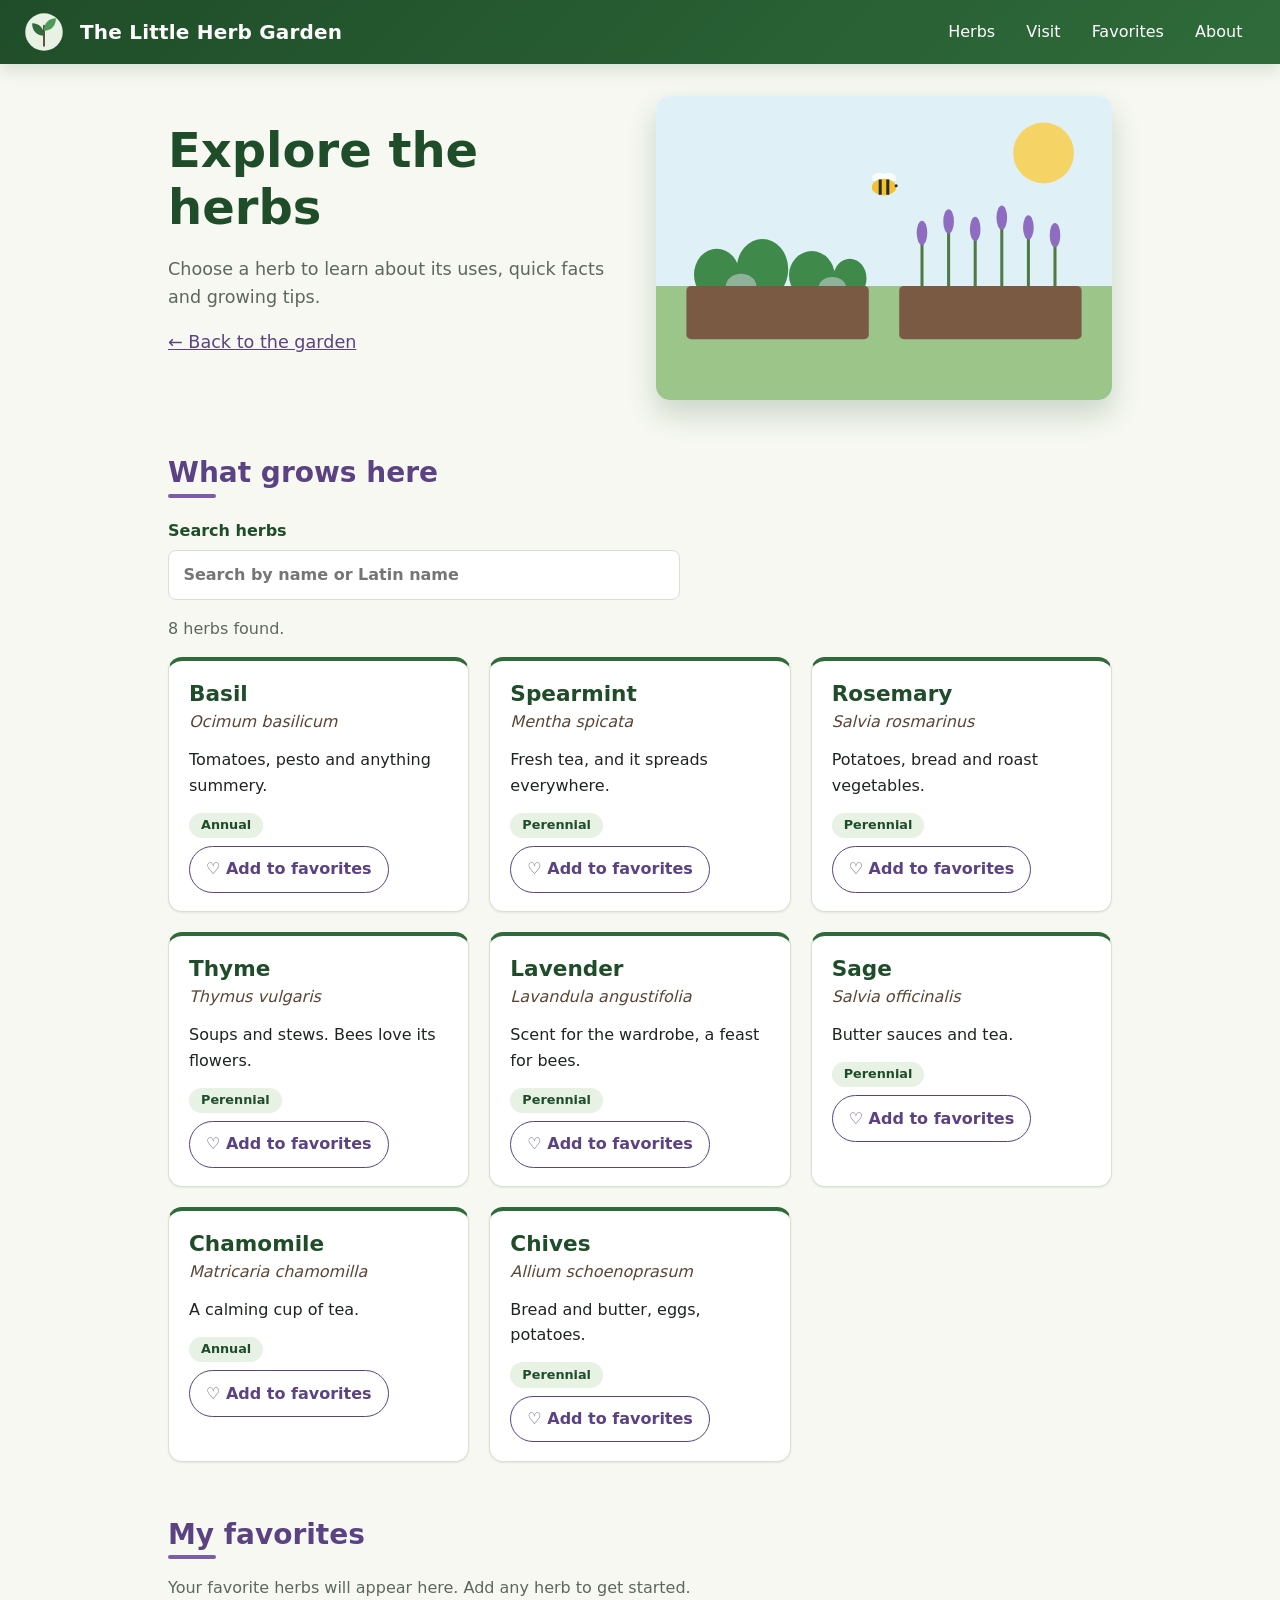
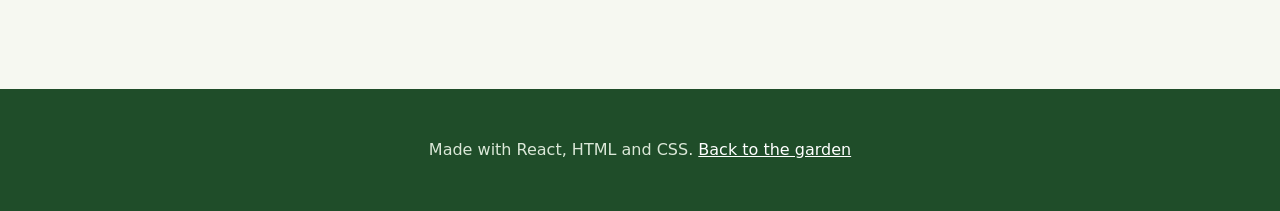
<file: herb-profiles/react/index.html>
<!doctype html>
<html lang="en">
  <head>
    <meta charset="UTF-8" />
    <meta name="viewport" content="width=device-width, initial-scale=1.0" />
    <meta name="theme-color" content="#1f4d29" />
    <link rel="icon" href="data:," />
    <title>Herb profiles | The Little Herb Garden</title>
    <script type="module" crossorigin src="../assets/index-CwGZNoLi.js"></script>
    <link rel="stylesheet" crossorigin href="../assets/index-C9E-L1Bu.css">
  </head>
  <body class="lavender-page">
    <div id="root"></div>
  </body>
</html>
</file>
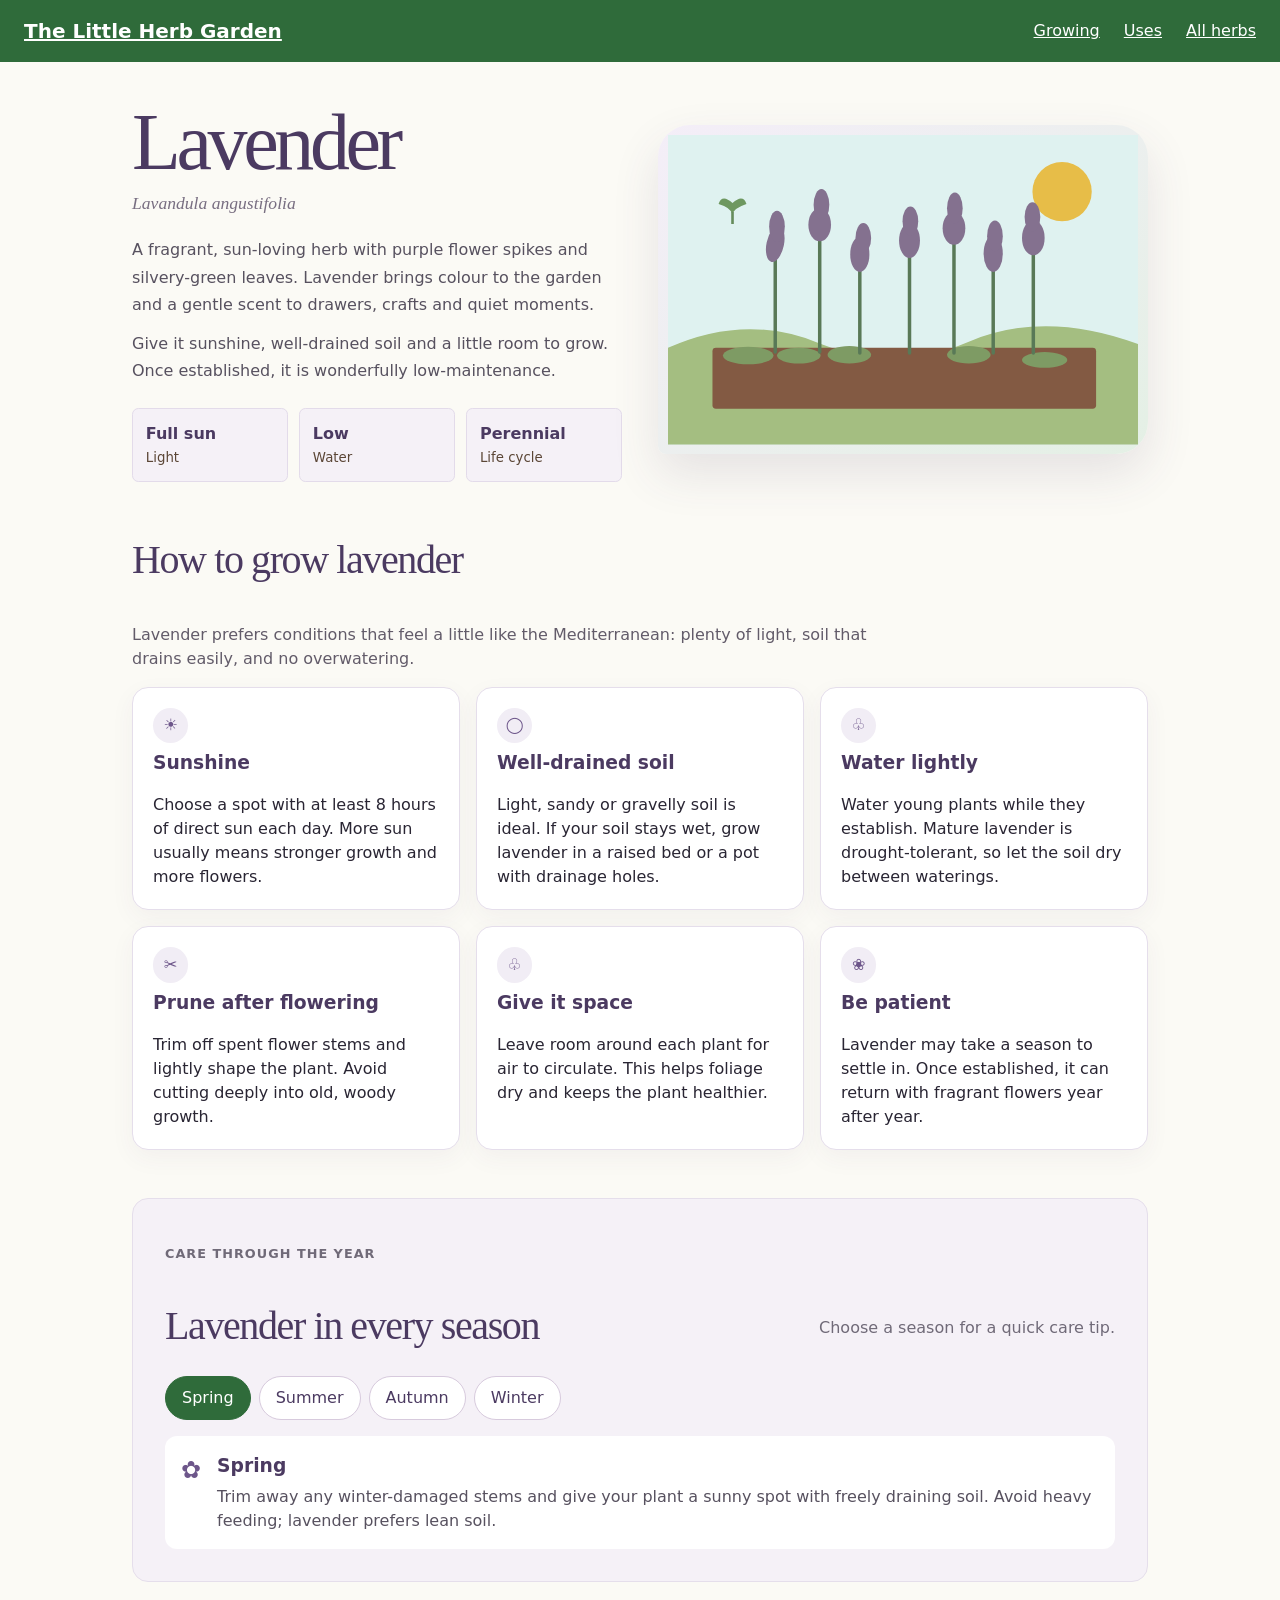
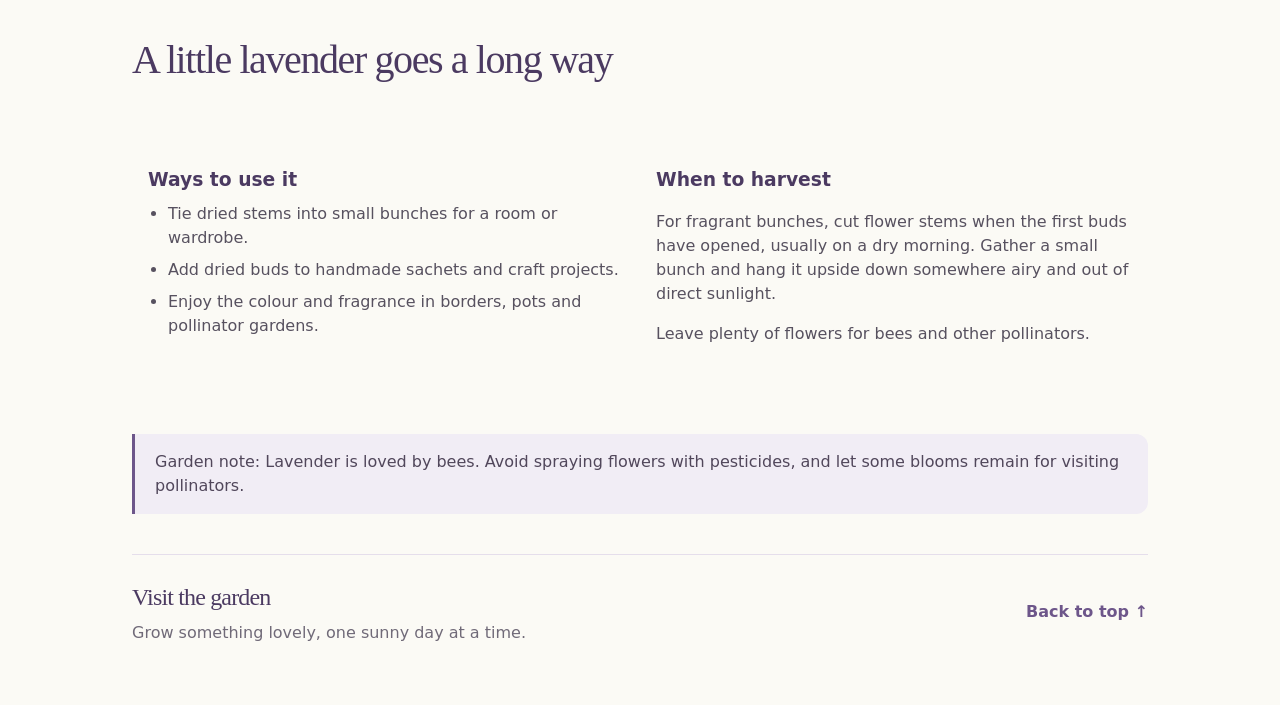
<file: Lavander(1).html>
<!DOCTYPE html>
<html lang="en">
<head>
  <meta charset="UTF-8" />
  <meta name="viewport" content="width=device-width, initial-scale=1.0" />
  <title>Lavender — Garden Guide</title>
  <link rel="stylesheet" href="style(1).css" />
  <script src="Lavander(1).js" defer></script>
</head>
<body>
<header class="site-header">
  <a class="site-name" href="index.html">The Little Herb Garden</a>
  <nav aria-label="Main navigation">
    <ul>
      <li><a href="#grow">Growing</a></li>
      <li><a href="#uses">Uses</a></li>
      <li><a href="index.html#herbs">All herbs</a></li>
    </ul>
  </nav>
</header>
<main class="page lavender-page" id="top">
  <section class="hero">
    <div class="hero-copy">
      <h1>Lavender</h1><p class="latin">Lavandula angustifolia</p>
      <p>A fragrant, sun-loving herb with purple flower spikes and silvery-green leaves. Lavender brings colour to the garden and a gentle scent to drawers, crafts and quiet moments.</p>
      <p>Give it sunshine, well-drained soil and a little room to grow. Once established, it is wonderfully low-maintenance.</p>
      <div class="facts"><div><strong>Full sun</strong><small>Light</small></div><div><strong>Low</strong><small>Water</small></div><div><strong>Perennial</strong><small>Life cycle</small></div></div>
    </div>
    <div class="hero-art" aria-label="Illustration of lavender flowers in a sunny garden">
      <svg viewBox="0 0 540 355" xmlns="http://www.w3.org/2000/svg" role="img" aria-label="Lavender in the garden">
        <rect width="540" height="355" fill="#dff2f0"/><circle cx="452" cy="65" r="34" fill="#e7bd48"/>
        <path d="M0 244 Q90 204 174 239 T345 237 T540 240 V355 H0Z" fill="#a4be81"/>
        <rect x="51" y="244" width="440" height="70" rx="4" fill="#835a43"/>
        <g fill="#7e9b64"><ellipse cx="92" cy="253" rx="29" ry="10"/><ellipse cx="150" cy="253" rx="25" ry="9"/><ellipse cx="208" cy="252" rx="25" ry="10"/><ellipse cx="345" cy="252" rx="25" ry="10"/><ellipse cx="432" cy="258" rx="26" ry="9"/></g>
        <g stroke="#597957" stroke-width="4" stroke-linecap="round"><path d="M123 249 L123 120"/><path d="M174 249 L174 97"/><path d="M220 250 L220 131"/><path d="M277 250 L277 117"/><path d="M328 250 L328 92"/><path d="M373 250 L373 133"/><path d="M419 250 L419 106"/></g>
        <g fill="#84718f"><ellipse cx="123" cy="125" rx="10" ry="21" transform="rotate(12 123 125)"/><ellipse cx="125" cy="105" rx="9" ry="18"/><ellipse cx="174" cy="103" rx="13" ry="19"/><ellipse cx="176" cy="80" rx="9" ry="18"/><ellipse cx="220" cy="137" rx="11" ry="20"/><ellipse cx="224" cy="118" rx="9" ry="17"/><ellipse cx="277" cy="121" rx="12" ry="20"/><ellipse cx="278" cy="99" rx="9" ry="17"/><ellipse cx="328" cy="107" rx="13" ry="19"/><ellipse cx="329" cy="84" rx="9" ry="18"/><ellipse cx="373" cy="136" rx="11" ry="21"/><ellipse cx="375" cy="116" rx="9" ry="18"/><ellipse cx="419" cy="118" rx="13" ry="20"/><ellipse cx="418" cy="94" rx="9" ry="17"/></g>
        <g><path d="M58 79 Q62 67 74 78 Q86 67 90 79 Q75 84 74 91 Q72 83 58 79Z" fill="#6e9860"/><path d="M74 88v14" stroke="#658c5b" stroke-width="3"/></g>
      </svg>
    </div>
  </section>
  <section class="grow" id="grow"><h2>How to grow lavender</h2><p class="section-intro">Lavender prefers conditions that feel a little like the Mediterranean: plenty of light, soil that drains easily, and no overwatering.</p>
    <div class="card-grid">
      <article class="card"><span class="icon">☀</span><h3>Sunshine</h3><p>Choose a spot with at least 8 hours of direct sun each day. More sun usually means stronger growth and more flowers.</p></article>
      <article class="card"><span class="icon">◯</span><h3>Well-drained soil</h3><p>Light, sandy or gravelly soil is ideal. If your soil stays wet, grow lavender in a raised bed or a pot with drainage holes.</p></article>
      <article class="card"><span class="icon">♧</span><h3>Water lightly</h3><p>Water young plants while they establish. Mature lavender is drought-tolerant, so let the soil dry between waterings.</p></article>
      <article class="card"><span class="icon">✂</span><h3>Prune after flowering</h3><p>Trim off spent flower stems and lightly shape the plant. Avoid cutting deeply into old, woody growth.</p></article>
      <article class="card"><span class="icon">♧</span><h3>Give it space</h3><p>Leave room around each plant for air to circulate. This helps foliage dry and keeps the plant healthier.</p></article>
      <article class="card"><span class="icon">❀</span><h3>Be patient</h3><p>Lavender may take a season to settle in. Once established, it can return with fragrant flowers year after year.</p></article>
    </div>
  </section>
  <section class="lavender-season" aria-labelledby="season-heading">
    <div class="season-heading">
      <div>
        <p class="season-eyebrow">Care through the year</p>
        <h2 id="season-heading">Lavender in every season</h2>
      </div>
      <p>Choose a season for a quick care tip.</p>
    </div>
    <div class="lav-season-tabs" role="group" aria-label="Choose a season">
      <button type="button" class="is-active" data-season="spring" aria-pressed="true">Spring</button>
      <button type="button" data-season="summer" aria-pressed="false">Summer</button>
      <button type="button" data-season="autumn" aria-pressed="false">Autumn</button>
      <button type="button" data-season="winter" aria-pressed="false">Winter</button>
    </div>
    <article class="season-tip" aria-live="polite">
      <span aria-hidden="true">✿</span>
      <div>
        <h3 id="season-title">Spring</h3>
        <p id="season-tip">Trim away any winter-damaged stems and give your plant a sunny spot with freely draining soil. Avoid heavy feeding; lavender prefers lean soil.</p>
      </div>
    </article>
  </section>
  <section class="uses" id="uses"><h2>A little lavender goes a long way</h2><div class="uses-grid"><div><h3>Ways to use it</h3><ul><li>Tie dried stems into small bunches for a room or wardrobe.</li><li>Add dried buds to handmade sachets and craft projects.</li><li>Enjoy the colour and fragrance in borders, pots and pollinator gardens.</li></ul></div><div><h3>When to harvest</h3><p>For fragrant bunches, cut flower stems when the first buds have opened, usually on a dry morning. Gather a small bunch and hang it upside down somewhere airy and out of direct sunlight.</p><p>Leave plenty of flowers for bees and other pollinators.</p></div></div></section>
  <aside class="garden-note" id="garden-note">Garden note: Lavender is loved by bees. Avoid spraying flowers with pesticides, and let some blooms remain for visiting pollinators.</aside>
  <footer class="lav-page-footer">
    <div><h2>Visit the garden</h2><p>Grow something lovely, one sunny day at a time.</p></div>
    <a href="#top">Back to top ↑</a>
  </footer>
</main>
</body>
</html>
</file>
<file: herb-profiles/assets/index-C9E-L1Bu.css>
.react-intro{align-items:center}.herb-search{display:grid;max-width:32rem;gap:.4rem;margin:1.25rem 0 .5rem;color:var(--leaf-dark);font-weight:650}.herb-search input{width:100%;padding:.7rem .9rem;border:1px solid var(--line);border-radius:var(--radius-sm);background:#fff;color:var(--ink);font:inherit}.herb-search input:focus-visible{outline:3px solid var(--lavender);outline-offset:2px}.react-herb-card{height:100%;padding:.75rem;border:1px solid var(--line);border-top:4px solid var(--leaf);border-radius:var(--radius);background:#fff;box-shadow:var(--shadow-sm);transition:transform .2s,box-shadow .2s,border-color .2s}.react-herb-card:hover,.react-herb-card:focus-within{transform:translateY(-3px);border-color:var(--leaf);box-shadow:var(--shadow-lg)}.react-herb-card-open{display:block;width:100%;padding:.5rem;border:0;background:transparent;color:var(--ink);text-align:left;font:inherit;cursor:pointer}.react-herb-card-open:focus-visible{border-radius:var(--radius-sm);outline:3px solid var(--lavender)}.react-herb-card-open h3{margin:0;color:var(--leaf-dark);font-size:1.35rem}.react-herb-card-open:hover h3{text-decoration:underline}.react-herb-card-open .latin{margin-bottom:.75rem}.react-herb-card-open .use{margin-bottom:.8rem}.favorite-card-button{margin:0 .5rem .4rem;padding:.35rem .75rem;font-size:.9rem}.react-list{padding-left:1.25rem}.react-list li{margin-bottom:.75rem}.react-list li::marker{color:var(--lavender)}.react-message{padding:1rem;border-left:5px solid var(--lavender);border-radius:var(--radius-sm);background:var(--lavender-light)}.herb-modal-backdrop{position:fixed;top:0;right:0;bottom:0;left:0;z-index:20;display:grid;place-items:center;padding:1rem;background:#141b15b8}.herb-modal{--herb-accent: var(--lavender);--herb-dark: var(--lavender-dark);--herb-light: var(--lavender-light);width:min(100%,56rem);max-height:min(90vh,56rem);overflow:auto;padding:clamp(1rem,4vw,2rem);border:1px solid var(--line);border-top:6px solid var(--herb-accent);border-radius:var(--radius);background:var(--paper);box-shadow:var(--shadow-lg)}.herb-modal[data-herb-theme=basil]{--herb-accent: #4b8b4b;--herb-dark: #285b32;--herb-light: #e8f3e6}.herb-modal[data-herb-theme=spearmint]{--herb-accent: #4b9b83;--herb-dark: #286b59;--herb-light: #e5f4ef}.herb-modal[data-herb-theme=rosemary]{--herb-accent: #78834a;--herb-dark: #4f5b2e;--herb-light: #f0f2df}.herb-modal[data-herb-theme=thyme]{--herb-accent: #83904d;--herb-dark: #59642f;--herb-light: #f1f3df}.herb-modal[data-herb-theme=sage]{--herb-accent: #7d9878;--herb-dark: #4d6b4a;--herb-light: #edf3e9}.herb-modal[data-herb-theme=chamomile]{--herb-accent: #d5a900;--herb-dark: #775c00;--herb-light: #fff6cf}.herb-modal[data-herb-theme=chives]{--herb-accent: #8b65a9;--herb-dark: #5c3d78;--herb-light: #f1e9f8}.herb-modal section{margin:2rem 0}.herb-modal section h3{margin:0 0 .9rem;color:var(--herb-dark);font-size:1.35rem}.herb-modal-heading{display:flex;justify-content:space-between;gap:1rem;align-items:flex-start}.herb-modal-heading h2{margin-bottom:.25rem}.herb-modal-heading .latin{margin-top:0}.modal-close{flex:0 0 auto;width:2.5rem;height:2.5rem;border:1px solid var(--line);border-radius:50%;background:#fff;color:var(--ink);font:inherit;font-size:1.6rem;line-height:1;cursor:pointer}.herb-modal .modal-close{border-color:var(--herb-dark);background:var(--herb-light);color:var(--herb-dark)}.herb-modal-intro{display:grid;gap:1.25rem;align-items:center}.herb-modal-intro p{color:var(--muted)}.herb-modal-image{width:100%;height:auto;border-radius:var(--radius);box-shadow:var(--shadow-md)}.herb-modal .facts{grid-template-columns:repeat(auto-fit,minmax(9rem,1fr))}.herb-modal .facts div{border-left-color:var(--herb-accent);background:var(--herb-light)}.herb-modal .facts dd{color:var(--herb-dark)}.herb-modal .tips{grid-template-columns:repeat(auto-fit,minmax(12rem,1fr))}.herb-modal .tips li{border-top-color:var(--herb-accent)}.herb-modal .tips strong,.herb-modal .react-list li::marker{color:var(--herb-dark)}.herb-modal .favorite-button{border-color:var(--herb-dark);color:var(--herb-dark)}.herb-modal .favorite-button:hover,.herb-modal .favorite-button:focus-visible{background:var(--herb-light);outline-color:var(--herb-accent)}.herb-modal a{color:var(--herb-dark)}@media(min-width:40rem){.herb-modal-intro:has(.herb-modal-image){grid-template-columns:1fr 1fr}}.lavender-page footer a{color:#fff}:root{--leaf: #2f6b3a;--leaf-dark: #1f4d29;--leaf-light: #e7f1e4;--soil: #5b4636;--paper: #f6f8f1;--ink: #1f2420;--muted: #5d675f;--line: #d6e2d1;--lavender: #7b5ea7;--lavender-dark: #5b4283;--lavender-light: #efe9f7;--radius-sm: .5rem;--radius: .875rem;--radius-pill: 999px;--shadow-sm: 0 1px 2px rgba(31, 36, 32, .08);--shadow-md: 0 6px 16px rgba(31, 77, 41, .14);--shadow-lg: 0 14px 30px rgba(31, 77, 41, .2)}*{box-sizing:border-box}html{scroll-behavior:smooth}body{margin:0;font-family:system-ui,-apple-system,Segoe UI,Roboto,sans-serif;line-height:1.6;color:var(--ink);background:var(--paper)}h1,h2,h3{line-height:1.2}h1{margin:0 0 1rem;font-size:clamp(2rem,5vw,3rem);color:var(--leaf-dark)}h2{position:relative;margin:0 0 1rem;padding-bottom:.5rem;font-size:1.75rem;color:var(--leaf-dark)}h2:after{content:"";position:absolute;left:0;bottom:0;width:3rem;height:4px;border-radius:var(--radius-pill);background:var(--leaf)}a{color:var(--leaf)}a:hover{color:var(--leaf-dark)}.site-header{position:sticky;top:0;z-index:10;display:flex;flex-wrap:wrap;align-items:center;gap:.75rem 1rem;padding:.75rem 1.5rem;background:linear-gradient(135deg,var(--leaf-dark),var(--leaf));color:#fff;box-shadow:var(--shadow-md)}.site-header a{color:#fff;text-decoration:none}.logo{width:2.5rem;height:2.5rem}.site-name{margin:0;font-size:1.25rem;font-weight:700;letter-spacing:.01em}nav{margin-left:auto}nav ul{display:flex;flex-wrap:wrap;gap:.25rem;margin:0;padding:0;list-style:none}nav a{display:block;padding:.35rem .85rem;border-radius:var(--radius-pill);font-weight:500;transition:background .15s}nav a:hover,nav a:focus-visible{background:#fff3;color:#fff}main{max-width:62rem;margin:0 auto;padding:2rem 1.5rem}section{margin-bottom:3.5rem;scroll-margin-top:5rem}.intro{display:grid;gap:2rem;align-items:center}@media(min-width:40rem){.intro{grid-template-columns:1fr 1fr}}.intro p{font-size:1.1rem;color:var(--muted)}.hero{width:100%;height:auto;border-radius:var(--radius);box-shadow:var(--shadow-lg)}.count{color:var(--muted)}.cards{display:grid;grid-template-columns:repeat(auto-fill,minmax(15rem,1fr));gap:1.25rem;margin:0;padding:0;list-style:none}.card{display:block;height:100%;padding:1.25rem;border:1px solid var(--line);border-top:4px solid var(--leaf);border-radius:var(--radius);background:#fff;color:var(--ink);text-decoration:none;box-shadow:var(--shadow-sm);transition:transform .2s,box-shadow .2s,border-color .2s}.card:hover,.card:focus-visible{transform:translateY(-4px);box-shadow:var(--shadow-lg);border-color:var(--leaf);color:var(--ink);outline:none}.card:focus-visible{outline:3px solid var(--lavender);outline-offset:2px}.card h3{margin:0;font-size:1.35rem;color:var(--leaf-dark)}#herbs-list>li,#favorites-list>li{display:flex;flex-direction:column}#herbs-list .card,#favorites-list .card{height:auto;flex:1}.favorite-button{display:inline-block;padding:.6rem 1rem;border:1px solid var(--lavender-dark);border-radius:var(--radius-pill);background:#fff;color:var(--lavender-dark);font:inherit;font-weight:650;cursor:pointer}.favorite-button:hover,.favorite-button:focus-visible{background:var(--lavender-light);outline:3px solid var(--lavender);outline-offset:2px}.herb-dialog-backdrop{position:fixed;top:0;right:0;bottom:0;left:0;z-index:20;display:grid;place-items:center;padding:1rem;background:#141b15b8}.herb-dialog-backdrop[hidden]{display:none}.herb-dialog{--herb-accent: var(--lavender);--herb-dark: var(--lavender-dark);--herb-light: var(--lavender-light);position:relative;width:min(100%,56rem);max-height:min(90vh,56rem);overflow:auto;padding:clamp(1rem,4vw,2rem);border:1px solid var(--line);border-top:6px solid var(--herb-accent);border-radius:var(--radius);background:var(--paper);box-shadow:var(--shadow-lg)}.herb-dialog[data-herb-theme=basil]{--herb-accent: #4b8b4b;--herb-dark: #285b32;--herb-light: #e8f3e6}.herb-dialog[data-herb-theme=spearmint]{--herb-accent: #4b9b83;--herb-dark: #286b59;--herb-light: #e5f4ef}.herb-dialog[data-herb-theme=rosemary]{--herb-accent: #78834a;--herb-dark: #4f5b2e;--herb-light: #f0f2df}.herb-dialog[data-herb-theme=thyme]{--herb-accent: #83904d;--herb-dark: #59642f;--herb-light: #f1f3df}.herb-dialog[data-herb-theme=sage]{--herb-accent: #7d9878;--herb-dark: #4d6b4a;--herb-light: #edf3e9}.herb-dialog[data-herb-theme=chamomile]{--herb-accent: #d5a900;--herb-dark: #775c00;--herb-light: #fff6cf}.herb-dialog[data-herb-theme=chives]{--herb-accent: #8b65a9;--herb-dark: #5c3d78;--herb-light: #f1e9f8}.herb-dialog>#herb-dialog-close{position:absolute;top:1rem;right:1rem;z-index:1}.herb-dialog>#herb-dialog-content>h2{padding-right:3rem;color:var(--herb-dark)}.herb-dialog>#herb-dialog-content>h2:after{background:var(--herb-accent)}.herb-dialog .herb-dialog-description{color:var(--muted)}.herb-dialog .herb-dialog-section{margin:2rem 0}.herb-dialog .herb-dialog-section h3{margin:0 0 .9rem;color:var(--herb-dark);font-size:1.35rem}.herb-dialog .facts{grid-template-columns:repeat(auto-fit,minmax(9rem,1fr))}.herb-dialog .tips{grid-template-columns:repeat(auto-fit,minmax(12rem,1fr))}.herb-dialog .facts div{border-left-color:var(--herb-accent);background:var(--herb-light)}.herb-dialog .facts dd{color:var(--herb-dark)}.herb-dialog .tips li{border-top-color:var(--herb-accent)}.herb-dialog .tips strong,.herb-dialog .react-list li::marker{color:var(--herb-dark)}.herb-dialog .favorite-button{border-color:var(--herb-dark);color:var(--herb-dark)}.herb-dialog .favorite-button:hover,.herb-dialog .favorite-button:focus-visible{background:var(--herb-light);outline-color:var(--herb-accent)}.herb-dialog a{color:var(--herb-dark)}.herb-dialog .modal-close:focus-visible{outline-color:var(--herb-accent)}.herb-dialog-image{width:100%;height:auto;margin-top:1rem;border-radius:var(--radius);box-shadow:var(--shadow-md)}.modal-close{width:2.5rem;height:2.5rem;border:1px solid var(--line);border-radius:50%;background:#fff;color:var(--ink);font:inherit;font-size:1.6rem;line-height:1;cursor:pointer}.modal-close:focus-visible{outline:3px solid var(--lavender);outline-offset:2px}.modal-open{overflow:hidden}.card:hover h3{text-decoration:underline}.latin{margin:.15rem 0 .75rem;font-style:italic;color:var(--soil)}.use{margin:0 0 1rem;color:var(--ink)}.life{display:inline-block;margin:0;padding:.15rem .75rem;border-radius:var(--radius-pill);background:var(--leaf-light);color:var(--leaf-dark);font-size:.8rem;font-weight:600;text-transform:capitalize}footer{padding:2rem 1.5rem;background:var(--leaf-dark);text-align:center;color:#dbe8d8}footer a{color:#fff}.lav-hero h1{color:var(--lavender-dark)}.lav-hero .hero{box-shadow:0 14px 30px #5b428347}.lavender-page h2{color:var(--lavender-dark)}.lavender-page h2:after{background:var(--lavender)}.lavender-page a{color:var(--lavender-dark)}.lavender-page .site-header a{color:#fff}.facts{display:grid;grid-template-columns:repeat(auto-fit,minmax(10rem,1fr));gap:1rem;margin:0}.facts div{padding:1rem 1.1rem;border-left:4px solid var(--lavender);border-radius:var(--radius-sm);background:var(--lavender-light);box-shadow:var(--shadow-sm)}.facts dt{font-size:.8rem;letter-spacing:.05em;text-transform:uppercase;color:var(--soil)}.facts dd{margin:.15rem 0 0;font-weight:700;color:var(--lavender-dark)}.explorer{display:grid;gap:1.5rem;align-items:center}@media(min-width:40rem){.explorer{grid-template-columns:1fr 1fr}}#lavender-svg{width:100%;max-width:22rem;height:auto;border:1px solid var(--line);border-radius:var(--radius);box-shadow:var(--shadow-md)}.part{cursor:pointer;transition:opacity .15s}.part:hover,.part:focus{opacity:.75;outline:none}.part.active{filter:drop-shadow(0 0 5px var(--lavender))}.info{min-height:8rem;padding:1.25rem;border-left:5px solid var(--lavender);border-radius:var(--radius-sm);background:var(--lavender-light);box-shadow:var(--shadow-sm)}.info h3{margin-top:0;color:var(--lavender-dark)}.info p{margin-bottom:0}video{width:100%;border-radius:var(--radius);background:#000;box-shadow:var(--shadow-md)}.uses{display:grid;gap:1.5rem;align-items:center}.uses img{width:100%;height:auto;border-radius:var(--radius);box-shadow:var(--shadow-md)}.uses ul{margin:0;padding-left:1.2rem}.uses li{margin-bottom:.75rem}.uses li::marker{color:var(--lavender)}@media(min-width:40rem){.uses{grid-template-columns:1fr 1fr}}.tips{margin:0;padding:0;list-style:none;display:grid;grid-template-columns:repeat(auto-fit,minmax(14rem,1fr));gap:1rem}.tips li{padding:1rem 1.1rem;border:1px solid var(--line);border-top:4px solid var(--lavender);border-radius:var(--radius-sm);background:#fff;box-shadow:var(--shadow-sm)}.tips strong{display:block;color:var(--lavender-dark)}.herb-dialog-video{margin:1rem 0}.herb-dialog-video video{display:block;width:100%;height:auto;border-radius:.75rem}.herb-dialog-video figcaption{font-size:.9rem;text-align:center}.search{display:flex;flex-wrap:wrap;align-items:center;gap:.5rem .75rem;margin:0 0 .75rem}.search label{font-weight:600}.search input{flex:1 1 16rem;max-width:24rem;padding:.6rem .9rem;font:inherit;color:var(--ink);background:#fff;border:2px solid var(--line);border-radius:var(--radius-pill)}.search input:focus-visible{outline:3px solid var(--leaf);outline-offset:2px;border-color:var(--leaf)}.wiki-summary{padding-top:.5rem;border-top:1px solid var(--line)}.community-count{margin:.5rem 0 0;font-size:.95rem;font-weight:600;color:var(--muted)}footer .community-count{color:inherit}.interest form{display:grid;gap:.75rem;max-width:28rem}.interest-field label{display:block;font-weight:600}.interest-field input[type=text],.interest-field input[type=email]{width:100%;padding:.55rem .8rem;font:inherit;color:var(--ink);background:#fff;border:2px solid var(--line);border-radius:var(--radius-sm)}.interest-field input:focus-visible{outline:3px solid var(--leaf);outline-offset:2px}.interest-field input[aria-invalid=true]{border-color:#b3261e}.interest-consent{display:grid;grid-template-columns:auto 1fr;gap:.25rem .5rem;align-items:start}.interest-consent input{width:1.2rem;height:1.2rem;margin-top:.2rem}.interest-consent label{font-weight:400}.interest-consent .interest-error{grid-column:1 / -1}.interest-error{margin:.25rem 0 0;font-size:.9rem;color:#b3261e}.interest-error:empty{display:none}.interest form button{justify-self:start}.interest-thanks{font-weight:600;color:var(--leaf-dark)}.popups{position:fixed;right:1rem;bottom:1rem;z-index:30;display:grid;gap:.5rem;max-width:min(22rem,calc(100vw - 2rem))}.popup{display:flex;align-items:center;gap:.75rem;padding:.75rem .75rem .75rem 1rem;color:#fff;background:var(--leaf-dark);border-radius:var(--radius);box-shadow:var(--shadow-lg);animation:popup-in .3s ease-out;transition:opacity .4s,transform .4s}.popup p{margin:0;font-weight:600}.popup-close{margin-left:auto;padding:0 .4rem;font-size:1.3rem;line-height:1;color:inherit;background:none;border:0;cursor:pointer}.popup-close:focus-visible{outline:2px solid #fff;border-radius:var(--radius-sm)}.popup-hide{opacity:0;transform:translateY(.5rem)}@keyframes popup-in{0%{opacity:0;transform:translateY(.75rem)}to{opacity:1;transform:translateY(0)}}@media(prefers-reduced-motion:reduce){.popup{animation:none;transition:none}}.interest-popup{width:min(30rem,calc(100vw - 2rem));padding:1.5rem;color:var(--ink);background:var(--paper);border:0;border-radius:var(--radius);box-shadow:var(--shadow-lg)}.interest-popup::backdrop{background:#141b1599}.interest-popup h2{margin:0 2.5rem .5rem 0;font-size:1.4rem;color:var(--leaf-dark)}.interest-popup form{display:grid;gap:.75rem}.interest-popup form button[type=submit]{justify-self:start}.interest-popup .modal-close{position:absolute;top:1rem;right:1rem}.life-filter{display:flex;flex-wrap:wrap;gap:.5rem;margin:0 0 .75rem}.life-filter button{padding:.4rem 1rem;font:inherit;font-weight:600;color:var(--leaf-dark);background:#fff;border:2px solid var(--line);border-radius:var(--radius-pill);cursor:pointer}.life-filter button:hover{border-color:var(--leaf)}.life-filter button[aria-pressed=true]{color:#fff;background:var(--leaf);border-color:var(--leaf)}.life-filter button:focus-visible{outline:3px solid var(--leaf);outline-offset:2px}#herbs-list>li[hidden]{display:none}.herb-of-the-day{margin-top:.5rem}.menu-toggle{display:none;width:2.75rem;height:2.75rem;padding:.55rem;border:1px solid rgba(255,255,255,.55);border-radius:var(--radius-sm);background:transparent;color:#fff;cursor:pointer}.menu-toggle span{display:block;height:2px;margin:.25rem 0;border-radius:var(--radius-pill);background:currentColor}.menu-toggle:hover{background:#ffffff26}.menu-toggle:focus-visible{outline:3px solid white;outline-offset:2px}@media(max-width:64rem){.menu-toggle{display:block;margin-left:auto}#site-navigation{display:none}#site-navigation.is-open{display:block;position:absolute;top:100%;right:0;left:0;margin:0;padding:.5rem 1rem 1rem;background:var(--leaf-dark);box-shadow:var(--shadow-lg)}#site-navigation ul{flex-direction:column;gap:.25rem}#site-navigation a{padding:.65rem .85rem;border-radius:var(--radius-sm)}}
</file>
<file: style(1).css>
/* The Little Herb Garden */

:root {
  --leaf: #2f6b3a;
  --leaf-light: #e7f1e4;
  --soil: #5b4636;
  --paper: #fbfaf5;
  --ink: #1f2420;
  --line: #cfdccb;
}

* {
  box-sizing: border-box;
}

body {
  margin: 0;
  font-family: system-ui, sans-serif;
  line-height: 1.5;
  color: var(--ink);
  background: var(--paper);
}

a {
  color: var(--leaf);
}

.site-header {
  display: flex;
  flex-wrap: wrap;
  align-items: center;
  gap: 1rem;
  padding: 1rem 1.5rem;
  background: var(--leaf);
  color: white;
}

.site-header a {
  color: white;
}

.site-name {
  margin: 0;
  font-size: 1.25rem;
  font-weight: 700;
}

nav {
  margin-left: auto;
}

nav ul {
  display: flex;
  gap: 1.5rem;
  margin: 0;
  padding: 0;
  list-style: none;
}

main {
  max-width: 60rem;
  margin: 0 auto;
  padding: 1.5rem;
}

section {
  margin-bottom: 2.5rem;
}

.intro {
  display: grid;
  gap: 1.5rem;
  align-items: center;
}

@media (min-width: 40rem) {
  .intro {
    grid-template-columns: 1fr 1fr;
  }
}

.hero {
  width: 100%;
  height: auto;
  border-radius: 0.5rem;
}

.cards {
  display: grid;
  grid-template-columns: repeat(auto-fill, minmax(14rem, 1fr));
  gap: 1rem;
  margin: 0;
  padding: 0;
  list-style: none;
}

.card {
  padding: 1rem;
  border: 1px solid var(--line);
  border-radius: 0.5rem;
  background: white;
}

.card h3 {
  margin: 0;
}

.latin {
  margin: 0 0 0.5rem;
  font-style: italic;
  color: var(--soil);
}

.life {
  display: inline-block;
  margin: 0;
  padding: 0.1rem 0.6rem;
  border-radius: 1rem;
  background: var(--leaf-light);
  font-size: 0.875rem;
}

.site-footer {
  display: grid;
  gap: 1rem;
  padding: 2rem 1.5rem 1.25rem;
  border-top: 1px solid var(--line);
  text-align: center;
  color: var(--soil);
  background: #f5f0e7;
}

.footer-brand h2 {
  margin: 0 0 0.5rem;
  font-size: 1.5rem;
}

.footer-brand p,
.footer-copy {
  margin: 0;
}

.footer-links {
  display: flex;
  justify-content: center;
  flex-wrap: wrap;
  gap: 1rem;
}

.footer-links a {
  font-weight: 600;
  text-decoration: none;
}

.footer-links a:hover {
  text-decoration: underline;
}

.page {
  max-width: 60rem;
  padding: 1.5rem;
}

.page > .hero {
  display: grid;
  grid-template-columns: 1fr 1fr;
  gap: 1.5rem;
  align-items: center;
  margin-bottom: 2rem;
}

.hero-copy h1 {
  margin: 0;
  color: var(--leaf);
  font-size: clamp(2.25rem, 5vw, 3rem);
  line-height: 1.1;
}

.hero-copy > p:not(.latin) {
  margin: 0.75rem 0;
}

.hero-art {
  overflow: hidden;
  border-radius: 0.5rem;
}

.hero-art svg {
  display: block;
  width: 100%;
  height: auto;
}

.facts {
  display: grid;
  grid-template-columns: repeat(3, 1fr);
  gap: 0.5rem;
  margin-top: 1rem;
}

.facts > div {
  display: grid;
  gap: 0.1rem;
  padding: 0.65rem;
  border-radius: 0.4rem;
  background: var(--leaf-light);
}

.facts small {
  color: var(--soil);
}

.page > .grow,
.page > .uses {
  margin-bottom: 2rem;
}

.section-intro {
  max-width: 46rem;
  margin-bottom: 1rem;
}

.card-grid {
  display: grid;
  grid-template-columns: repeat(3, minmax(0, 1fr));
  gap: 0.85rem;
}

.card-grid .card {
  padding: 1rem;
  border-color: #e2e6df;
  border-radius: 0.45rem;
}

.card-grid .card h3 {
  margin: 0.4rem 0;
}

.card-grid .card p {
  margin-bottom: 0;
}

.icon {
  display: inline-grid;
  width: 1.8rem;
  height: 1.8rem;
  place-items: center;
  border-radius: 50%;
  color: var(--leaf);
  background: var(--leaf-light);
}

.uses-grid {
  display: grid;
  grid-template-columns: 1fr 1fr;
  gap: 1.5rem;
  padding: 0 0.75rem;
}

.uses-grid h3 {
  margin-bottom: 0.5rem;
}

.uses-grid ul {
  margin: 0;
  padding-left: 1.25rem;
}

.garden-note {
  margin: 0 0 2rem;
  padding: 0.75rem 1rem;
  border-left: 3px solid var(--leaf);
  background: var(--leaf-light);
}

.page .site-footer {
  margin: 0 -1.5rem -1.5rem;
}

@media (max-width: 42rem) {
  .page > .hero,
  .uses-grid {
    grid-template-columns: 1fr;
  }

  .page > .hero {
    gap: 1rem;
  }

  .card-grid {
    grid-template-columns: repeat(2, minmax(0, 1fr));
  }
}

@media (max-width: 28rem) {
  .page {
    padding: 1rem;
  }

  .card-grid {
    grid-template-columns: 1fr;
  }

  .page .site-footer {
    margin: 0 -1rem -1rem;
  }
}

.lav-page-header {
  display: flex;
  align-items: center;
  justify-content: space-between;
  gap: 1rem;
  padding: 1rem max(1rem, calc((100% - 60rem) / 2));
  border-bottom: 1px solid #e6dced;
  background: rgba(255, 255, 255, 0.9);
}

.lav-page-brand {
  color: #4b3a61;
  font-weight: 750;
  text-decoration: none;
}

.lav-page-header nav {
  display: flex;
  flex-wrap: wrap;
  gap: 1.25rem;
}

.lav-page-header nav a,
.lav-page-footer a {
  color: #6d568a;
  font-weight: 650;
  text-decoration: none;
}

.lav-page-header nav a:hover,
.lav-page-footer a:hover {
  text-decoration: underline;
  text-underline-offset: 0.2em;
}

.lavender-page {
  --lavender-ink: #292533;
  --lavender-purple: #6d568a;
  --lavender-deep: #4b3a61;
  --lavender-pale: #f1edf5;
  --lavender-line: #e5deeb;
  max-width: 68rem;
  padding: 2.25rem;
  color: var(--lavender-ink);
}

.lavender-page > .hero {
  grid-template-columns: 1fr 1fr;
  gap: 2.25rem;
  margin-bottom: 3rem;
}

.lavender-page .hero-copy h1 {
  color: var(--lavender-deep);
  font-family: Georgia, "Times New Roman", serif;
  font-size: clamp(3rem, 7vw, 5rem);
  font-weight: 500;
  letter-spacing: -0.055em;
}

.lavender-page .latin {
  margin: 0.25rem 0 1.25rem;
  color: #786e81;
  font-family: Georgia, "Times New Roman", serif;
  font-size: 1.1rem;
}

.lavender-page .hero-copy > p:not(.latin) {
  max-width: 34rem;
  color: #57515f;
  line-height: 1.7;
}

.lavender-page .hero-art {
  padding: 0.6rem;
  border-radius: 2rem 2rem 2rem 0.5rem;
  background: linear-gradient(145deg, #f4eef8, #e4f0e5);
  box-shadow: 0 1.25rem 3rem rgba(75, 58, 97, 0.12);
}

.lavender-page .facts {
  gap: 0.7rem;
  margin-top: 1.5rem;
}

.lavender-page .facts > div {
  padding: 0.8rem;
  border: 1px solid #e3dbea;
  background: #f5f1f7;
}

.lavender-page .facts strong {
  color: var(--lavender-deep);
}

.lavender-page > .grow,
.lavender-page > .uses {
  margin-bottom: 3rem;
}

.lavender-page h2 {
  color: var(--lavender-deep);
  font-family: Georgia, "Times New Roman", serif;
  font-size: clamp(1.8rem, 3.5vw, 2.5rem);
  font-weight: 500;
  letter-spacing: -0.035em;
}

.lavender-page .section-intro {
  max-width: 48rem;
  color: #625b69;
}

.lavender-season {
  margin: 0 0 3rem;
  padding: clamp(1.25rem, 4vw, 2rem);
  border: 1px solid #e5deeb;
  border-radius: 1rem;
  background: #f5f1f7;
}

.season-heading {
  display: flex;
  align-items: end;
  justify-content: space-between;
  gap: 1rem;
}

.season-heading h2 {
  margin-bottom: 0;
}

.season-heading > p,
.season-eyebrow {
  color: #706a78;
}

.season-eyebrow {
  margin-bottom: 0.4rem;
  font-size: 0.8rem;
  font-weight: 700;
  letter-spacing: 0.08em;
  text-transform: uppercase;
}

.lavender-season .lav-season-tabs {
  display: flex;
  flex-wrap: wrap;
  gap: 0.5rem;
  margin: 1.25rem 0 1rem;
}

.lavender-season .lav-season-tabs button {
  padding: 0.55rem 1rem;
  border: 1px solid #d7cadd;
  border-radius: 999px;
  color: #4b3a61;
  background: white;
  font: inherit;
  cursor: pointer;
}

.lavender-season .lav-season-tabs button:hover,
.lavender-season .lav-season-tabs button.is-active {
  border-color: #2f6b3a;
  color: white;
  background: #2f6b3a;
}

.lavender-season .lav-season-tabs button:focus-visible {
  outline: 3px solid #bd9ce0;
  outline-offset: 2px;
}

.season-tip {
  display: flex;
  gap: 1rem;
  align-items: flex-start;
  padding: 1rem;
  border-radius: 0.75rem;
  background: white;
}

.season-tip > span {
  color: #6d568a;
  font-size: 1.5rem;
}

.season-tip h3 {
  margin: 0 0 0.35rem;
  color: #4b3a61;
}

.season-tip p {
  margin: 0;
  color: #57515f;
}

.lavender-page .card-grid {
  gap: 1rem;
}

.lavender-page .card-grid .card {
  min-height: 100%;
  padding: 1.25rem;
  border: 1px solid var(--lavender-line);
  border-radius: 1rem;
  box-shadow: 0 0.5rem 1.5rem rgba(75, 58, 97, 0.05);
  transition: transform 160ms ease, box-shadow 160ms ease;
}

.lavender-page .card-grid .card:hover {
  transform: translateY(-3px);
  box-shadow: 0 0.9rem 2rem rgba(75, 58, 97, 0.1);
}

.lavender-page .card-grid .card h3,
.lavender-page .uses-grid h3 {
  color: var(--lavender-deep);
}

.lavender-page .icon {
  width: 2.2rem;
  height: 2.2rem;
  color: var(--lavender-purple);
  background: var(--lavender-pale);
}

.lavender-page .uses-grid {
  gap: 2rem;
  padding: 0.5rem 1rem;
}

.lavender-page .uses-grid > div {
  padding: 1rem 0;
}

.lavender-page .uses-grid li,
.lavender-page .uses-grid p {
  color: #57515f;
}

.lavender-page .uses-grid li + li {
  margin-top: 0.5rem;
}

.lavender-page .garden-note {
  margin-bottom: 2.5rem;
  padding: 1rem 1.25rem;
  border-left-color: var(--lavender-purple);
  border-radius: 0 0.75rem 0.75rem 0;
  color: #51475b;
  background: #f1edf5;
}

.lav-page-footer {
  display: flex;
  align-items: center;
  justify-content: space-between;
  gap: 1rem;
  padding: 1.5rem 0;
  border-top: 1px solid var(--lavender-line);
}

.lav-page-footer h2 {
  margin: 0 0 0.35rem;
  color: var(--lavender-deep);
  font-family: Georgia, "Times New Roman", serif;
  font-size: 1.5rem;
}

.lav-page-footer p {
  margin: 0;
  color: #706a78;
}

@media (max-width: 42rem) {
  .lavender-page {
    padding: 1.5rem 1rem;
  }

  .lavender-page > .hero {
    grid-template-columns: 1fr;
    gap: 1.25rem;
  }

  .lav-page-header {
    align-items: flex-start;
    flex-direction: column;
    padding: 1rem;
  }

  .lav-page-header nav {
    margin-left: 0;
  }

  .lav-page-footer {
    align-items: flex-start;
    flex-direction: column;
  }

  .season-heading {
    align-items: flex-start;
    flex-direction: column;
  }
}
</file>
